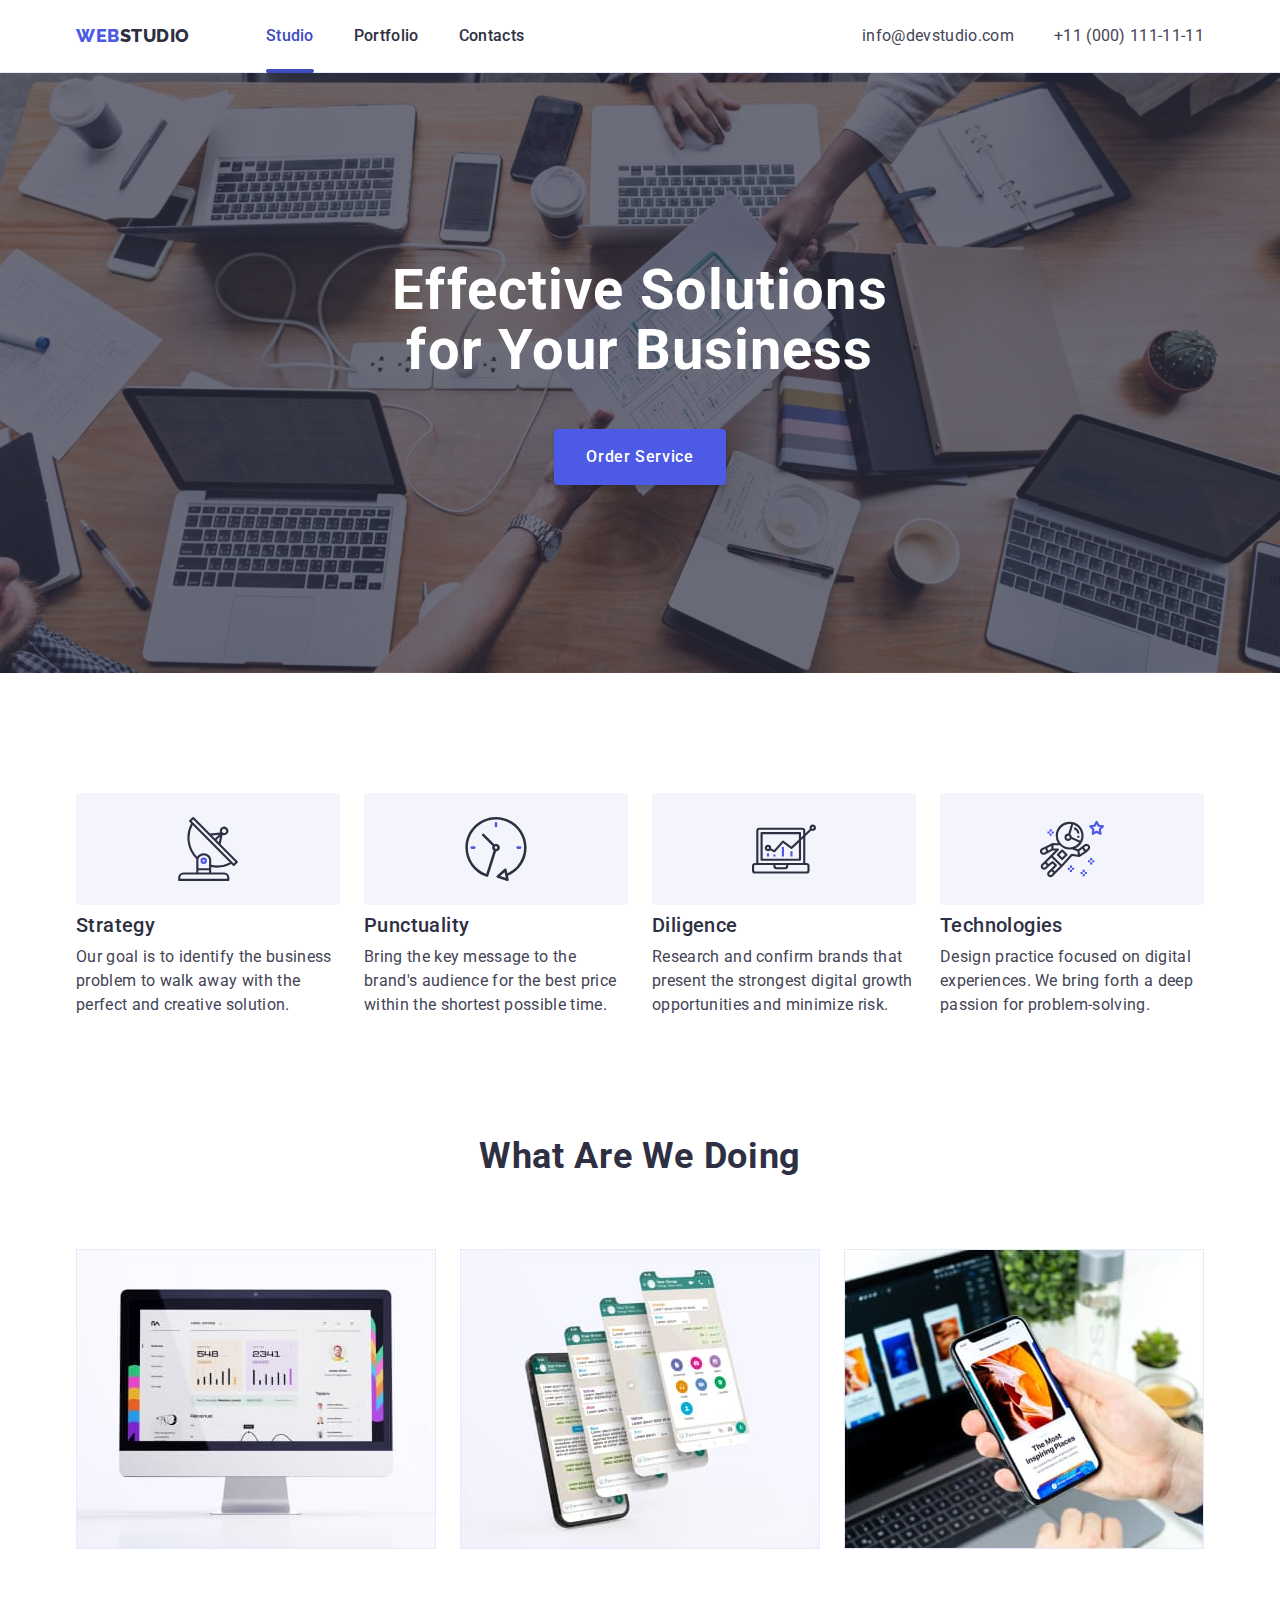
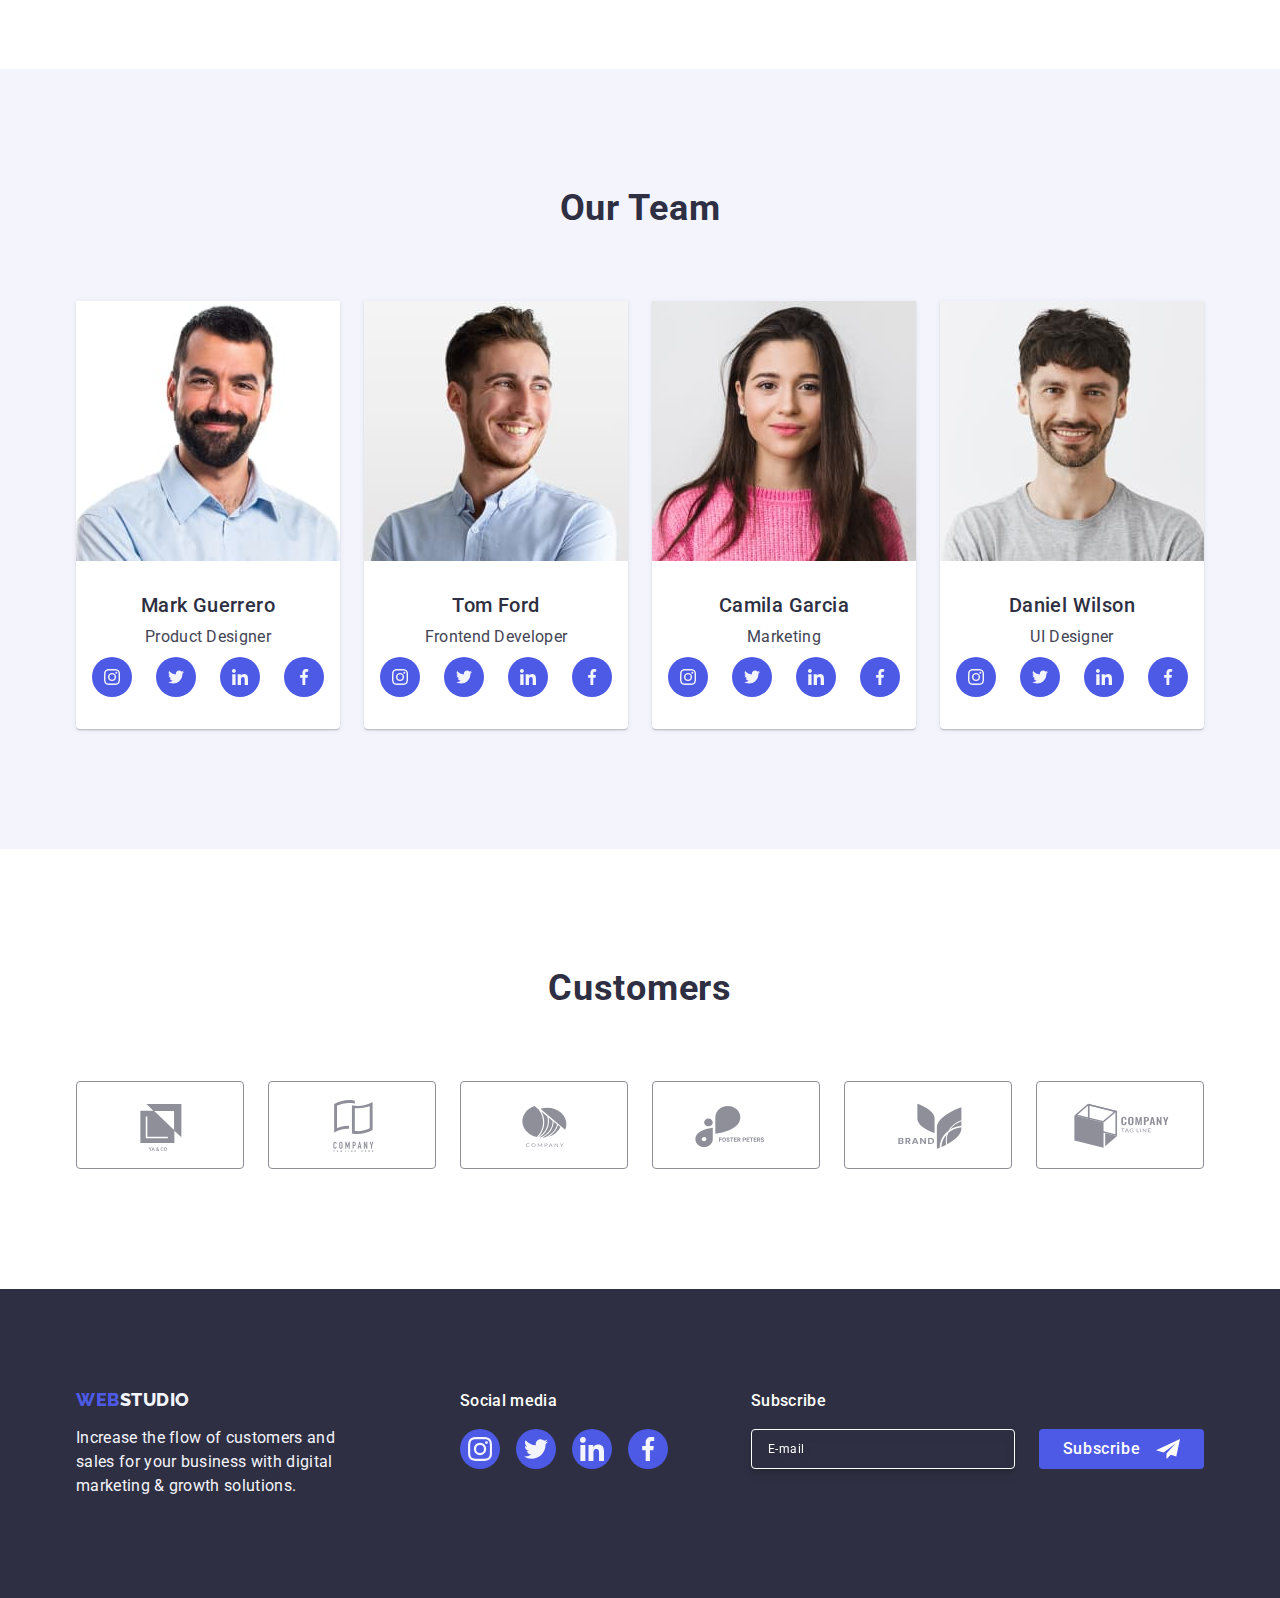
<file: index.html>
<!--hw5-->
<!DOCTYPE html>
<html lang="en">

<head>
    <meta charset="UTF-8" />
    <meta http-equiv="X-UA-Compatible" content="IE=edge" />
    <meta name="viewport" content="width=device-width, initial-scale=1.0" />
    <title>Document</title>

    <!--Fonts-->
    <link rel="preconnect" href="https://fonts.googleapis.com">
    <link rel="preconnect" href="https://fonts.gstatic.com" crossorigin>
    <link
        href="https://fonts.googleapis.com/css2?family=Raleway:wght@800&family=Roboto:wght@400;500;700;900&display=swap"
        rel="stylesheet">

    <!--Normalize-->
    <link rel="stylesheet" href="https://cdn.jsdelivr.net/npm/modern-normalize@1.1.0/modern-normalize.min.css">
    <!--Custom styles-->
    <link rel="stylesheet" href="./css/styles.css">

</head>

<body>

    <!--Header section-->
    <header class="header-section">
        <div class="container container-header">
            <nav class="header-nav">
                <a class="header-logo link" href="./index.html">Web<span class="header-logo-accent">Studio</span></a>
                <ul class="list nav-menu-container">
                    <li class="nav-list-item">
                        <a class="link header-nav-link active" href="./index.html">Studio</a>
                    </li>
                    <li class="nav-list-item">
                        <a class="link header-nav-link" href="./portfolio.html">Portfolio</a>
                    </li>
                    <li class="nav-list-item">
                        <a class="link header-nav-link" href="">Contacts</a>
                    </li>
                </ul>
            </nav>
            <address class="address">
                <ul class="list address-list">
                    <li class="address-list-item"><a class="address-link link"
                            href="mailto:info@devstudio.com">info@devstudio.com</a>
                    </li>
                    <li class="address-list-item"><a class="address-link link" href="tel:+110001111111">+11 (000)
                            111-11-11</a></li>
                </ul>
            </address>
        </div>
    </header>
    <main>
        <!--Hero-->
        <section class="hero-section">
            <div class="container container-hero">
                <h1 class="hero-title hero-title-one">Effective Solutions for Your Business</h1>
                <button class="hero-button" type="button" data-modal-open>Order Service</button>
            </div>
        </section>

        <!--Features-->
        <section class="features-section">
            <div class="container container-features">
                <h2 class="visually-hidden">features</h2>
                <ul class="list features-list">
                    <li class="features-item">
                        <div class="features-icon-thumb">
                            <svg class="features-icon" width="64" height="64">
                                <use href="./images/icons.svg#antenna"></use>
                            </svg>
                        </div>
                        <h3 class="features-title">Strategy</h3>
                        <p class="feature-text">
                            Our goal is to identify the business problem to walk away with the
                            perfect and creative solution.
                        </p>
                    </li>
                    <li class="features-item">
                        <div class="features-icon-thumb">
                            <svg class="features-icon" width="64" height="64">
                                <use href="./images/icons.svg#clock"></use>
                            </svg>
                        </div>
                        <h3 class="features-title">Punctuality</h3>
                        <p class="feature-text">
                            Bring the key message to the brand's audience for the best price
                            within the shortest possible time.
                        </p>
                    </li>
                    <li class="features-item">
                        <div class="features-icon-thumb">
                            <svg class="features-icon" width="64" height="64">
                                <use href="./images/icons.svg#diagram"></use>
                            </svg>
                        </div>
                        <h3 class="features-title">Diligence</h3>
                        <p class="feature-text">
                            Research and confirm brands that present the strongest digital
                            growth opportunities and minimize risk.
                        </p>
                    </li>
                    <li class="features-item">
                        <div class="features-icon-thumb">
                            <svg class="features-icon" width="64" height="64">
                                <use href="./images/icons.svg#astronaut"></use>
                            </svg>
                        </div>
                        <h3 class="features-title">Technologies</h3>
                        <p class="feature-text">
                            Design practice focused on digital experiences. We bring forth a
                            deep passion for problem-solving.
                        </p>
                    </li>
                </ul>
            </div>
        </section>

        <!--Products-->

        <section class="products-section">
            <div class="container container-products">
                <h2 class="products-title">What are we doing</h2>
                <ul class="list products-list">
                    <li class="products-item">
                        <img src="./images/monitor.jpg" alt="monitor" width="360" height="300" />
                    </li>
                    <li class="products-item">
                        <img src="./images/phones.jpg" alt="phones" width="360" height="300" />
                    </li>
                    <li class="products-item">
                        <img src="./images/phoneandnote.jpg" alt="phone_and_note" width="360" height="300" />
                    </li>
                </ul>
            </div>
        </section>

        <!--Team-->
        <section class="team-section">
            <div class="container container-team">
                <h2 class="team-title">Our Team</h2>
                <ul class="list team-list">
                    <li class="team-item">
                        <img src="./images/Mark.jpg" alt="Mark Guerrero" width="264" height="260" />
                        <div class="team-member">
                            <h3 class="team-member-name">Mark Guerrero</h3>
                            <p class="team-member-profession">Product Designer</p>
                            <ul class="list social-icon-list">
                                <li class="social-icon-item">
                                    <a class="social-icon-link" href="">
                                        <svg class="social-icon-teem" width="16" height="16">
                                            <use href="./images/icons.svg#instagram"></use>
                                        </svg>
                                    </a>
                                </li>
                                <li class="social-icon-item">
                                    <a class="social-icon-link" href="">
                                        <svg class="social-icon-teem" width="16" height="16">
                                            <use href="./images/icons.svg#twitter"></use>
                                        </svg>
                                    </a>
                                </li>
                                <li class="social-icon-item">
                                    <a class="social-icon-link" href="">
                                        <svg class="social-icon-teem" width="16" height="16">
                                            <use href="./images/icons.svg#linkedin"></use>
                                        </svg>
                                    </a>
                                </li>
                                <li class="social-icon-item">
                                    <a class="social-icon-link" href="">
                                        <svg class="social-icon-teem" width="16" height="16">
                                            <use href="./images/icons.svg#facebook"></use>
                                        </svg>
                                    </a>
                                </li>
                            </ul>
                        </div>
                    </li>
                    <li class="team-item">
                        <img src="./images/Tom.jpg" alt="Tom Ford" width="264" height="260" />
                        <div class="team-member">
                            <h3 class="team-member-name">Tom Ford</h3>
                            <p class="team-member-profession">Frontend Developer</p>
                            <ul class="list social-icon-list">
                                <li class="social-icon-item">
                                    <a class="social-icon-link" href="">
                                        <svg class="social-icon-teem" width="16" height="16">
                                            <use href="./images/icons.svg#instagram"></use>
                                        </svg>
                                    </a>
                                </li>
                                <li class="social-icon-item">
                                    <a class="social-icon-link" href="">
                                        <svg class="social-icon-teem" width="16" height="16">
                                            <use href="./images/icons.svg#twitter"></use>
                                        </svg>
                                    </a>
                                </li>
                                <li class="social-icon-item">
                                    <a class="social-icon-link" href="">
                                        <svg class="social-icon-teem" width="16" height="16">
                                            <use href="./images/icons.svg#linkedin"></use>
                                        </svg>
                                    </a>
                                </li>
                                <li class="social-icon-item">
                                    <a class="social-icon-link" href="">
                                        <svg class="social-icon-teem" width="16" height="16">
                                            <use href="./images/icons.svg#facebook"></use>
                                        </svg>
                                    </a>
                                </li>
                            </ul>
                        </div>
                    </li>
                    <li class="team-item">
                        <img src="./images/Camila.jpg" alt="Camila Garcia" width="264" height="260" />
                        <div class="team-member">
                            <h3 class="team-member-name">Camila Garcia</h3>
                            <p class="team-member-profession">Marketing</p>
                            <ul class="list social-icon-list">
                                <li class="social-icon-item">
                                    <a class="social-icon-link" href="">
                                        <svg class="social-icon-teem" width="16" height="16">
                                            <use href="./images/icons.svg#instagram"></use>
                                        </svg>
                                    </a>
                                </li>
                                <li class="social-icon-item">
                                    <a class="social-icon-link" href="">
                                        <svg class="social-icon-teem" width="16" height="16">
                                            <use href="./images/icons.svg#twitter"></use>
                                        </svg>
                                    </a>
                                </li>
                                <li class="social-icon-item">
                                    <a class="social-icon-link" href="">
                                        <svg class="social-icon-teem" width="16" height="16">
                                            <use href="./images/icons.svg#linkedin"></use>
                                        </svg>
                                    </a>
                                </li>
                                <li class="social-icon-item">
                                    <a class="social-icon-link" href="">
                                        <svg class="social-icon-teem" width="16" height="16">
                                            <use href="./images/icons.svg#facebook"></use>
                                        </svg>
                                    </a>
                                </li>
                            </ul>
                        </div>
                    </li>
                    <li class="team-item">
                        <img src="./images/Daniel.jpg" alt="Daniel Wilson" width="264" height="260" />
                        <div class="team-member">
                            <h3 class="team-member-name">Daniel Wilson</h3>
                            <p class="team-member-profession">UI Designer</p>
                            <ul class="list social-icon-list">
                                <li class="social-icon-item">
                                    <a class="social-icon-link" href="">
                                        <svg class="social-icon-teem" width="16" height="16">
                                            <use href="./images/icons.svg#instagram"></use>
                                        </svg>
                                    </a>
                                </li>
                                <li class="social-icon-item">
                                    <a class="social-icon-link" href="">
                                        <svg class="social-icon-teem" width="16" height="16">
                                            <use href="./images/icons.svg#twitter"></use>
                                        </svg>
                                    </a>
                                </li>
                                <li class="social-icon-item">
                                    <a class="social-icon-link" href="">
                                        <svg class="social-icon-teem" width="16" height="16">
                                            <use href="./images/icons.svg#linkedin"></use>
                                        </svg>
                                    </a>
                                </li>
                                <li class="social-icon-item">
                                    <a class="social-icon-link" href="">
                                        <svg class="social-icon-teem" width="16" height="16">
                                            <use href="./images/icons.svg#facebook"></use>
                                        </svg>
                                    </a>
                                </li>
                            </ul>
                        </div>
                    </li>
                </ul>
            </div>
        </section>
        <!-- Customers -->
        <section class="customers-section">
            <div class="container">
                <h2 class="customers-title">Customers</h2>
                <ul class="list customers-list">
                    <li class="customers-item">
                        <a class="customers-item-link" href="#" aria-label="Client-1" target="_blank">
                            <svg class="customers-icon" width="104" height="56">
                                <use href="./images/icons.svg#Logo-client-1"></use>
                            </svg>
                        </a>
                    </li>
                    <li class="customers-item">
                        <a class="customers-item-link" href="#" aria-label="Client-2" target="_blank">
                            <svg class="customers-icon" width="104" height="56">
                                <use href="./images/icons.svg#Logo-client-2"></use>
                            </svg>
                        </a>
                    </li>
                    <li class="customers-item">
                        <a class="customers-item-link" href="#" aria-label="Client-3" target="_blank">
                            <svg class="customers-icon" width="104" height="56">
                                <use href="./images/icons.svg#Logo-client-3"></use>
                            </svg>
                        </a>
                    </li>
                    <li class="customers-item">
                        <a class="customers-item-link" href="#" aria-label="Client-4" target="_blank">
                            <svg class="customers-icon" width="104" height="56">
                                <use href="./images/icons.svg#Logo-client-4"></use>
                            </svg>
                        </a>
                    </li>
                    <li class="customers-item">
                        <a class="customers-item-link" href="#" aria-label="Client-5" target="_blank">
                            <svg class="customers-icon" width="104" height="56">
                                <use href="./images/icons.svg#Logo-client-5"></use>
                            </svg>
                        </a>
                    </li>
                    <li class="customers-item">
                        <a class="customers-item-link" href="#" aria-label="Client-6" target="_blank">
                            <svg class="customers-icon" width="104" height="56">
                                <use href="./images/icons.svg#Logo-client-6"></use>
                            </svg>
                        </a>
                    </li>
                </ul>
            </div>
        </section>
    </main>
    <!--Footer-->
    <footer class="page-footer">
        <div class="container container-footer">

            <div class="footer-logo-paragpaph">
                <a class="footer-link footer-logo link" href="./index.html">Web<span
                        class="footer-logo-accent">Studio</span></a>
                <p class="footer-text">
                    Increase the flow of customers and sales for your business with digital
                    marketing & growth solutions.
                </p>
            </div>
            <div class="footer-social-media">
                <p class="footer-social-media-title">Social media</p>
                <ul class="list footer-social-icon-list">
                    <li class="social-icon-item">
                        <a class="footer-social-icon-link" href="">
                            <svg class="social-icon-footer" width="24" height="24">
                                <use href="./images/icons.svg#instagram"></use>
                            </svg>
                        </a>
                    </li>
                    <li class="social-icon-item">
                        <a class="footer-social-icon-link" href="">
                            <svg class="social-icon-footer" width="24" height="24">
                                <use href="./images/icons.svg#twitter"></use>
                            </svg>
                        </a>
                    </li>
                    <li class="social-icon-item">
                        <a class="footer-social-icon-link" href="">
                            <svg class="social-icon-footer" width="24" height="24">
                                <use href="./images/icons.svg#linkedin"></use>
                            </svg>
                        </a>
                    </li>
                    <li class="social-icon-item">
                        <a class="footer-social-icon-link" href="">
                            <svg class="social-icon-footer" width="24" height="24">
                                <use href="./images/icons.svg#facebook"></use>
                            </svg>
                        </a>
                    </li>
                </ul>
            </div>
            <div class="footer-subscribe">
                <p class="footer-subscribe-title">Subscribe</p>
                <form class="subscribe-form" name="subscribe-form">
                    <label class="subscribe-form-label">
                        <input class="subscribe-form-input" type="email" name="subscribe-form-email"
                            placeholder="E-mail">
                    </label>
                    <button class="footer-subscribe-btn button" type="submit">
                        Subscribe
                        <svg class="footer-btn-icon" width="24" height="24">
                            <use href="./images/icons.svg#subscribe"></use>
                        </svg>
                    </button>
                </form>
            </div>
        </div>
    </footer>

    <!-- Modal window-->
    <div class="backdrop is-hidden" data-modal>
        <div class="modal">
            <button class="modal-btn-close" type="button" data-modal-close>
                <svg class="modal-icon" width="8" height="8">
                    <use href="./images/icons.svg#x-close"></use>
                </svg>
            </button>
            <p class="modal-caption">Leave your contacts and we will call you back</p>
            <form class="modal-form" name="reviev-form" autocomplete="off">

                <div class="modal-form-label">
                    <label for="user-name" class="modal-form-field">Name</label>
                    <div class="modal-wrap-input-svg">
                        <input class="modal-form-input" type="text" id="user-name" name="user-name"
                            placeholder="Oleksiy Svystunov">
                        <svg class="modal-form-icon" width="18" height="24">
                            <use href="./images/icons.svg#person-modal"></use>
                        </svg>
                    </div>
                </div>

                <div class="modal-form-label">
                    <label for="user-phone" class="modal-form-field">Phone</label>
                    <div class="modal-wrap-input-svg">
                        <input class="modal-form-input" type="text" id="user-phone" name="user-phone"
                            placeholder="+38-097-111-11-11">
                        <svg class="modal-form-icon" width="18" height="24">
                            <use href="./images/icons.svg#phone-modal"></use>
                        </svg>
                    </div>
                </div>

                <div class="modal-form-label">
                    <label for="user-email" class="modal-form-field">Email</label>
                    <div class="modal-wrap-input-svg">
                        <input class="modal-form-input" type="text" id="user-email" name="user-email"
                            placeholder="mail@mail.com">
                        <svg class="modal-form-icon" width="18" height="24">
                            <use href="./images/icons.svg#email-modal"></use>
                        </svg>
                    </div>
                </div>

                <div class="modal-form-label-comment">
                    <label for="user-comment" class="modal-form-field">Comment</label>
                    <textarea class="modal-form-comment" id="user-comment" name="user-comment" cols="30" rows="10"
                        placeholder="Text input"></textarea>
                </div>

                <div class="modal-form-agreement">
                    <input class="modal-form-checkbox visually-hidden" type="checkbox" id="user-privacy"
                        name="user-privacy" value="true">
                    <label class="modal-form-agreement-desc" for="user-privacy">
                        <span class="modal-form-custom-checkbox">
                            <svg class="modal-form-checkbox-icon" width="10" height="8">
                                <use href="./images/icons.svg#click-check"></use>
                            </svg>
                        </span>I accept the terms and conditions of the <a class="modal-form-link" href="#">Privacy
                            Policy</a>

                    </label>
                </div>
                <button class="button modal-btn-send accent-btn" type="submit">Send</button>
            </form>
        </div>
    </div>
    <script src="./js/modal.js"></script>
</body>

</html>
</file>
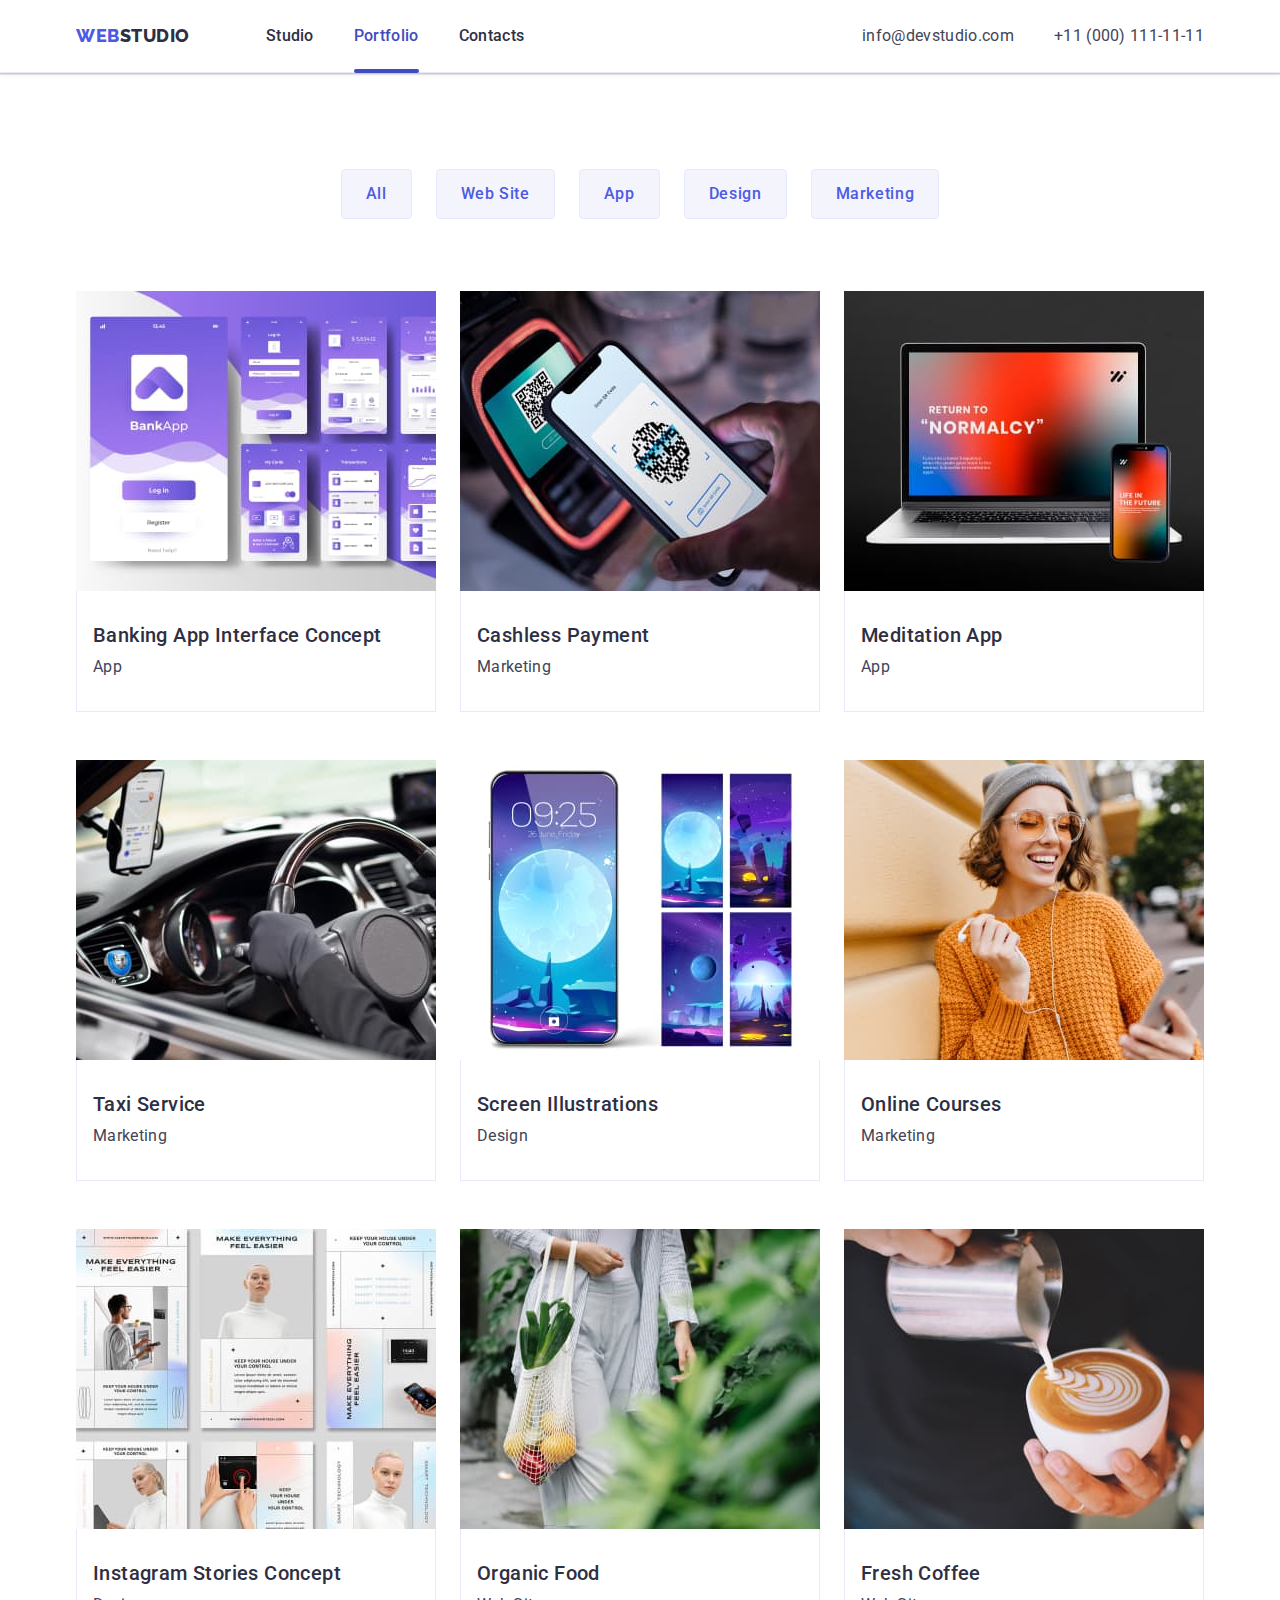
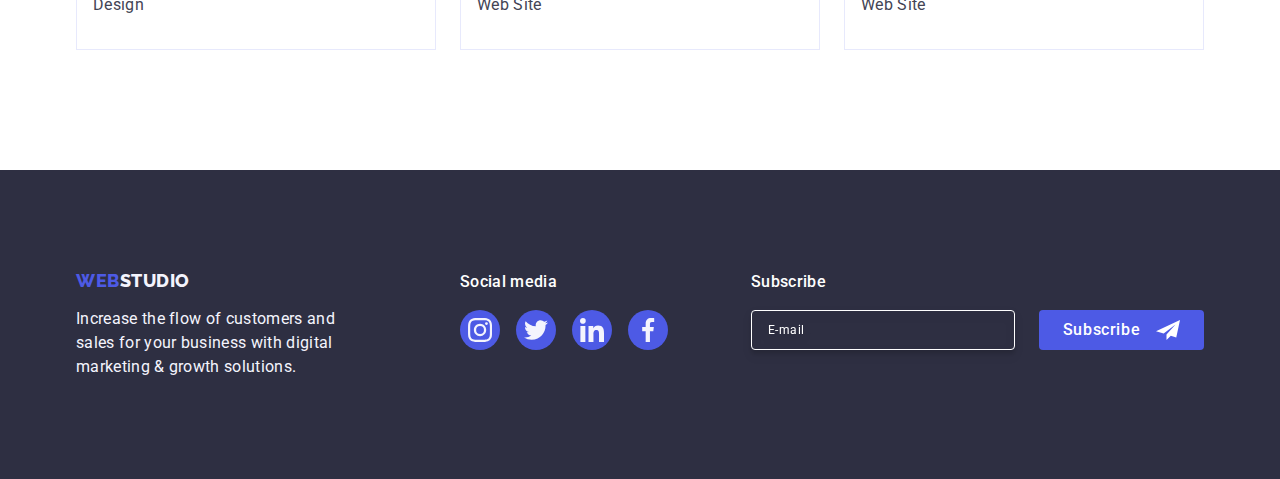
<file: portfolio.html>
<!DOCTYPE html>
<html lang="en">

<head>
    <meta charset="UTF-8" />
    <meta http-equiv="X-UA-Compatible" content="IE=edge" />
    <meta name="viewport" content="width=device-width, initial-scale=1.0" />
    <title>Document</title>

    <!--Fonts-->
    <link rel="preconnect" href="https://fonts.googleapis.com">
    <link rel="preconnect" href="https://fonts.gstatic.com" crossorigin>
    <link
        href="https://fonts.googleapis.com/css2?family=Raleway:wght@800&family=Roboto:wght@400;500;700;900&display=swap"
        rel="stylesheet">

    <!--Normalize-->
    <link rel="stylesheet" href="https://cdn.jsdelivr.net/npm/modern-normalize@1.1.0/modern-normalize.min.css">
    <!--Custom styles-->
    <link rel="stylesheet" href="./css/styles.css">

</head>

<body>
    <!--Header section-->
    <header class="header-section">
        <div class="container container-header">
            <nav class="header-nav">
                <a class="header-logo link" href="./index.html">Web<span class="header-logo-accent">Studio</span></a>
                <ul class="list nav-menu-container">
                    <li class="nav-list-item">
                        <a class="link header-nav-link" href="./index.html">Studio</a>
                    </li>
                    <li class="nav-list-item">
                        <a class="link header-nav-link active" href="./portfolio.html">Portfolio</a>
                    </li>
                    <li class="nav-list-item">
                        <a class="link header-nav-link" href="">Contacts</a>
                    </li>
                </ul>
            </nav>
            <address class="address">
                <ul class="list address-list">
                    <li class="address-list-item"><a class="address-link link"
                            href="mailto:info@devstudio.com">info@devstudio.com</a>
                    </li>
                    <li class="address-list-item"><a class="address-link link" href="tel:+110001111111">+11 (000)
                            111-11-11</a></li>
                </ul>
            </address>
        </div>
    </header>
    <!--Main section-->
    <main>
        <section class="portfolio-section">
            <div class="container">
                <h1 class="visually-hidden">Portfolio</h1>
                <ul class="list button-pf-list">
                    <li class="btn-pf-item">
                        <button class="btn-pf" type="button">All</button>
                    </li>
                    <li class="btn-pf-item">
                        <button class="btn-pf" type="button">Web Site</button>
                    </li>
                    <li class="btn-pf-item">
                        <button class="btn-pf" type="button">App</button>
                    </li>
                    <li class="btn-pf-item">
                        <button class="btn-pf" type="button">Design</button>
                    </li>
                    <li class="btn-pf-item">
                        <button class="btn-pf" type="button">Marketing</button>
                    </li>
                </ul>
                <ul class="list portfolio-list portfolio-flex-container card-set">
                    <li class="card-set-item">
                        <a class="link portfolio-link" href="">
                            <div class="overlay-wrapper">
                                <img src="./images/img-pf11.jpg" alt="BankApp" width="360" height="300">
                                <p class="overlay-description overlay">14 Stylish and User-Friendly App Design
                                    Concepts
                                    · Task Manager App · Calorie Tracker App · Exotic Fruit Ecommerce App ·
                                    Cloud Storage App
                                </p>
                            </div>
                            <div class="card-description">
                                <h2 class="card-title">Banking App Interface Concept</h2>
                                <p class="card-text">App</p>
                            </div>
                        </a>
                    </li>
                    <li class="card-set-item">
                        <a class="link portfolio-link" href="">
                            <div class="overlay-wrapper">
                                <img src="./images/img-pf12.jpg" alt="Cashless Payment" width="360" height="300">
                                <p class="overlay-description overlay">14 Stylish and User-Friendly App Design
                                    Concepts
                                    · Task Manager App · Calorie Tracker App · Exotic Fruit Ecommerce App ·
                                    Cloud Storage App
                                </p>
                            </div>
                            <div class="card-description">
                                <h2 class="card-title">Cashless Payment</h2>
                                <p class="card-text">Marketing</p>
                            </div>
                        </a>
                    </li>
                    <li class="card-set-item">
                        <a class="link portfolio-link" href="">
                            <div class="overlay-wrapper">
                                <img src="./images/img-pf13.jpg" alt="Meditation App" width="360" height="300">
                                <p class="overlay-description overlay">14 Stylish and User-Friendly App Design
                                    Concepts
                                    · Task Manager App · Calorie Tracker App · Exotic Fruit Ecommerce App ·
                                    Cloud Storage App
                                </p>
                            </div>
                            <div class="card-description">
                                <h2 class="card-title">Meditation App</h2>
                                <p class="card-text">App</p>
                            </div>
                        </a>
                    </li>
                    <li class="card-set-item">
                        <a class="link portfolio-link" href="">
                            <div class="overlay-wrapper">
                                <img src="./images/img-pf21.jpg" alt="Taxi Service" width="360" height="300">
                                <p class="overlay-description overlay">14 Stylish and User-Friendly App Design
                                    Concepts
                                    · Task Manager App · Calorie Tracker App · Exotic Fruit Ecommerce App ·
                                    Cloud Storage App
                                </p>
                            </div>
                            <div class="card-description">
                                <h2 class="card-title">Taxi Service</h2>
                                <p class="card-text">Marketing</p>
                            </div>
                        </a>
                    </li>
                    <li class="card-set-item">
                        <a class="link portfolio-link" href="">
                            <div class="overlay-wrapper">
                                <img src="./images/img-pf22.jpg" alt="Screen Illustrations" width="360" height="300">
                                <p class="overlay-description overlay">14 Stylish and User-Friendly App Design
                                    Concepts
                                    · Task Manager App · Calorie Tracker App · Exotic Fruit Ecommerce App ·
                                    Cloud Storage App
                                </p>
                            </div>
                            <div class="card-description">
                                <h2 class="card-title">Screen Illustrations</h2>
                                <p class="card-text">Design</p>
                            </div>
                        </a>
                    </li>
                    <li class="card-set-item">
                        <a class="link portfolio-link" href="">
                            <div class="overlay-wrapper">
                                <img src="./images/img-pf23.jpg" alt="Online Courses" width="360" height="300">
                                <p class="overlay-description overlay">14 Stylish and User-Friendly App Design
                                    Concepts
                                    · Task Manager App · Calorie Tracker App · Exotic Fruit Ecommerce App ·
                                    Cloud Storage App
                                </p>
                            </div>
                            <div class="card-description">
                                <h2 class="card-title">Online Courses</h2>
                                <p class="card-text">Marketing</p>
                            </div>
                        </a>
                    </li>
                    <li class="card-set-item">
                        <a class="link portfolio-link" href="">
                            <div class="overlay-wrapper">
                                <img src="./images/img-pf31.jpg" alt="Instagram Stories Concept" width="360"
                                    height="300">
                                <p class="overlay-description overlay">14 Stylish and User-Friendly App Design
                                    Concepts
                                    · Task Manager App · Calorie Tracker App · Exotic Fruit Ecommerce App ·
                                    Cloud Storage App
                                </p>
                            </div>
                            <div class="card-description">
                                <h2 class="card-title">Instagram Stories Concept</h2>
                                <p class="card-text">Design</p>
                            </div>
                        </a>
                    </li>
                    <li class="card-set-item">
                        <a class="link portfolio-link" href="">
                            <div class="overlay-wrapper">
                                <img src="./images/img-pf32.jpg" alt="Organic Food" width="360" height="300">
                                <p class="overlay-description overlay">14 Stylish and User-Friendly App Design
                                    Concepts
                                    · Task Manager App · Calorie Tracker App · Exotic Fruit Ecommerce App ·
                                    Cloud Storage App
                                </p>
                            </div>
                            <div class="card-description">
                                <h2 class="card-title">Organic Food</h2>
                                <p class="card-text">Web Site</p>
                            </div>
                        </a>
                    </li>
                    <li class="card-set-item">
                        <a class="link portfolio-link" href="">
                            <div class="overlay-wrapper">
                                <img src="./images/img-pf33.jpg" alt="Fresh Coffee" width="360" height="300">
                                <p class="overlay-description overlay">14 Stylish and User-Friendly App Design
                                    Concepts
                                    · Task Manager App · Calorie Tracker App · Exotic Fruit Ecommerce App ·
                                    Cloud Storage App
                                </p>
                            </div>
                            <div class="card-description">
                                <h2 class="card-title">Fresh Coffee</h2>
                                <p class="card-text">Web Site</p>
                            </div>
                        </a>
                    </li>
                </ul>
            </div>

        </section>
    </main>
    <!--Footer-->
    <footer class="page-footer">
        <div class="container container-footer">

            <div class="footer-logo-paragpaph">
                <a class="footer-link footer-logo link" href="./index.html">Web<span
                        class="footer-logo-accent">Studio</span></a>
                <p class="footer-text">
                    Increase the flow of customers and sales for your business with digital
                    marketing & growth solutions.
                </p>
            </div>
            <div class="footer-social-media">
                <p class="footer-social-media-title">Social media</p>
                <ul class="list footer-social-icon-list">
                    <li class="social-icon-item">
                        <a class="footer-social-icon-link" href="">
                            <svg class="social-icon-footer" width="24" height="24">
                                <use href="./images/icons.svg#instagram"></use>
                            </svg>
                        </a>
                    </li>
                    <li class="social-icon-item">
                        <a class="footer-social-icon-link" href="">
                            <svg class="social-icon-footer" width="24" height="24">
                                <use href="./images/icons.svg#twitter"></use>
                            </svg>
                        </a>
                    </li>
                    <li class="social-icon-item">
                        <a class="footer-social-icon-link" href="">
                            <svg class="social-icon-footer" width="24" height="24">
                                <use href="./images/icons.svg#linkedin"></use>
                            </svg>
                        </a>
                    </li>
                    <li class="social-icon-item">
                        <a class="footer-social-icon-link" href="">
                            <svg class="social-icon-footer" width="24" height="24">
                                <use href="./images/icons.svg#facebook"></use>
                            </svg>
                        </a>
                    </li>
                </ul>
            </div>
            <div class="footer-subscribe">
                <p class="footer-subscribe-title">Subscribe</p>
                <form class="subscribe-form" name="subscribe-form">
                    <label class="subscribe-form-label">
                        <input class="subscribe-form-input" type="email" name="subscribe-form-email"
                            placeholder="E-mail">
                    </label>
                    <button class="footer-subscribe-btn button" type="submit">
                        Subscribe
                        <svg class="footer-btn-icon" width="24" height="24">
                            <use href="./images/icons.svg#subscribe"></use>
                        </svg>
                    </button>
                </form>
            </div>
        </div>
    </footer>
</body>

</html>
</file>
<file: css/styles.css>
/*Common styles*/
:root {
  --logo-color: #4d5ae5;
  --dark-blue-color: #404bbf;
  --logo-footer-color: #f4f4fd;
  --paragraph-color: #434455;
  --title-color: #2e2f42;
  --background-color-white: #ffffff;
  --cornflower: #e7e9fc;
  --grey: rgba(46, 47, 66, 0.702);
  --cloud: #f4f4fd;
  --lightslate: #8e8f99;
  --green: #31d0aa;
  --navyblue-modal: #2e2f4266;
  --dairy: #fcfcfc;
  --anim: 250ms cubic-bezier(0.4, 0, 0.2, 1);
}
/* Others */
/* html {
  box-sizing: border-box;
}
*,
*::before,
*::after {
  box-sizing: inherit;
} */
body {
  font-family: Roboto, sans-serif;
  background-color: var(--background-color-white);
  color: var(--paragraph-color);
}
/*Reset*/

h1,
h2,
h3,
h4,
h5,
h6,
p {
  margin: 0;
}
ul,
ol {
  margin: 0;
  padding: 0;
}

button {
  cursor: pointer;
}
img {
  display: block;
  max-width: 100%;
}

/* глобальні налаштування, що дозволяють не задавати зайві класи 
кожному елементу, чи дублювати стилі зміни типу елемента.
<div class="card">
  <img class="card-image" src="https://images.pexels.com/photos/617278/pexels-photo-617278.jpeg?auto=compress&cs=tinysrgb&dpr=2&h=240&w=320" alt="A cat">
  <h2 class="card-heading">Card title 1</h2>
</div> */
/* .card {
  max-width: 320px;
  margin: 0 auto;
  border-radius: 4px;
  overflow: hidden;
  background-color: #f44336;
  box-shadow: 0px 2px 1px -1px rgba(0, 0, 0, 0.2),
    0px 1px 1px 0px rgba(0, 0, 0, 0.14), 0px 1px 3px 0px rgba(0, 0, 0, 0.12);
}

.card-image {
  max-width: 100%;
}

.card-heading {
  margin: 0;
  padding: 20px;
  font-weight: 500;
  background-color: #03a9f4;
}

.card + .card {
  margin-top: 20px;
} */
.container {
  max-width: 1158px;
  margin: 0 auto;
  padding: 0 15px;
  /* outline: 2px solid red;
  outline-offset: -2px; */
}
.container-header {
  display: flex;
  justify-content: space-between;
  /* background-color: aqua; */
  align-items: center;
}
.container-hero {
  /* height: 400; */
  /* background-color: rgb(0, 255, 55); */
}
.container-features {
  /* background-color: rgb(183, 0, 255); */
}
.container-products {
  /* background-color: rgb(255, 251, 0); */
}
.container-team {
  /* background-color: rgb(4, 0, 255); */
}

/* width: 1158px;
  margin-left: auto;
  margin-right: auto;
  outline: 2px solid red;
  outline-offset: -2px;
  padding-left: 15px;
  padding-right: 15px; */

.link {
  text-decoration: none;
}
.list {
  list-style: none;
}

/*Header style*/
.header-section {
  /* padding-top: 24px;
  padding-bottom: 24px; */
  border-bottom: 1px solid #e7e9fc;
  box-shadow: 0px 2px 1px rgba(46, 47, 66, 0.08),
    0px 1px 1px rgba(46, 47, 66, 0.16), 0px 1px 6px rgba(46, 47, 66, 0.08);
}
.header-logo {
  font-family: "Raleway", sans-serif;
  font-weight: 800;
  font-size: 18px;
  line-height: 1.17;
  letter-spacing: 0.03em;
  text-transform: uppercase;
  margin-right: 76px;
  color: var(--logo-color);

  /* padding: 24px 0; */
}
.header-logo-accent {
  color: var(--title-color);
}
.header-nav {
  display: flex;
  align-items: center;
  /* gap: 76px; */
}
.nav-menu-container {
  display: flex;
  max-width: 261px;
  gap: 40px;
  align-items: center;
}
.nav-list-item {
  font-weight: 500;
  /* font-style: 16px; */
  line-height: 1.5;
  display: block;
  letter-spacing: 0.02em;
  color: var(--title-color);
}
.header-nav-link {
  display: block;
  font-weight: 500;
  font-size: 16px;
  line-height: 1.5;
  letter-spacing: 0.02em;
  color: var(--title-color);
  padding: 24px 0;
  position: relative;
  transition: color 250ms cubic-bezier(0.4, 0, 0.2, 1);
}

.header-nav-link:hover,
.header-nav-link:focus {
  color: var(--dark-blue-color);
}
.header-nav-link.active {
  color: var(--dark-blue-color);
}

.header-nav-link.active::after {
  /* display: block; */
  content: "";
  position: absolute;
  bottom: -1px;
  left: 0;
  width: 100%;
  height: 4px;
  background-color: var(--dark-blue-color);
  border-radius: 2px;
  transition: color 250ms cubic-bezier(0.4, 0, 0.2, 1);
}
.address {
  font-style: normal;
}
.address-list {
  display: flex;
  gap: 40px;
}
.address-link {
  font-size: 16px;
  line-height: 1.5;
  letter-spacing: 0.02em;
  color: var(--paragraph-color);
  transition: color 250ms cubic-bezier(0.4, 0, 0.2, 1);
}
.address-link:hover,
.address-link:focus {
  color: var(--dark-blue-color);
}
/* .visually-hidden {
  position: absolute;
  white-space: nowrap;
  width: 1px;
  height: 1px;
  overflow: hidden;
  border: 0;
  padding: 0;
  clip: rect(0 0 0 0);
  -webkit-clip-path: inset(50%);
  clip-path: inset(50%);
  margin: -1px;
} */
.visually-hidden {
  position: absolute;
  width: 1px;
  height: 1px;
  margin: -1px;
  border: 0;
  padding: 0;
  white-space: nowrap;
  clip-path: inset(100%);
  clip: rect(0 0 0 0);
  overflow: hidden;
}

/*Main style*/

/*Hero*/
.hero-section {
  background-color: var(--title-color);
  padding: 188px 0;
  margin: 0 auto;
  background-image: linear-gradient(to bottom, var(--grey), var(--grey)),
    url(../images/people-office-1.jpg);
  background-repeat: no-repeat;
  background-position: center;
  background-size: cover;
  max-width: 1440px;
}
.hero-title {
  font-weight: 700;
  font-size: 56px;
  line-height: 1.07;
  text-align: center;
  letter-spacing: 0.02em;
  color: var(--background-color-white);
}
.hero-title-one {
  margin: 0 auto 48px auto;
  max-width: 496px;
}
.hero-button {
  font-weight: 500;
  font-size: 16px;
  line-height: 1.5;
  letter-spacing: 0.04em;
  color: var(--background-color-white);
  background-color: var(--logo-color);
  border-radius: 4px;
  display: block;
  margin: 0 auto;
  padding: 16px 32px;
  box-shadow: 0px 4px 4px rgba(0, 0, 0, 0.15);
  height: 56px;
  min-width: 169px;
  border: none;
  transition: background-color 250ms cubic-bezier(0.4, 0, 0.2, 1);
}
.hero-button:hover,
.hero-button:focus {
  background-color: var(--dark-blue-color);
}
/*Features*/
.features-section {
  padding: 120px 0;
}

.features-list {
  display: flex;
  justify-content: space-between;
  gap: 24px;
}
.features-item {
  flex-basis: calc((100% - 3 * 24px) / 4);
}
.features-icon {
  width: 64px;
  height: 64px;
}
.features-icon-thumb {
  /* width: 264px; */
  height: 112px;
  display: flex;
  /* flex-shrink: 0; */
  justify-content: center;
  align-items: center;
  margin-bottom: 8px;
  border-radius: 4px;
  background-color: var(--cloud);
}
.features-title {
  font-weight: 500;
  font-size: 20px;
  line-height: 1.2;
  letter-spacing: 0.02em;
  color: var(--title-color);
  margin-bottom: 8px;
}
.feature-text {
  font-size: 16px;
  line-height: 1.5;
  letter-spacing: 0.02em;
  color: var(--paragraph-color);
}
/*Products*/
.products-section {
  padding-bottom: 120px;
}
.products .list {
  background-color: var(--background-color-white);
}
.products-list {
  display: flex;
  justify-content: space-between;
  gap: 24px;
}
.products-title {
  font-weight: 700;
  font-size: 36px;
  line-height: 1.11;
  text-align: center;
  letter-spacing: 0.02em;
  text-transform: capitalize;
  color: var(--title-color);
  margin-bottom: 72px;
}
.products-item {
}
/*Team*/
.team-section {
  background-color: var(--logo-footer-color);
  padding: 120px 0;
}
.team-list {
  display: flex;
  justify-content: space-around;
  gap: 24px;
}
.team-title {
  font-weight: 700;
  font-size: 36px;
  line-height: 1.11;
  text-align: center;
  letter-spacing: 0.02em;
  text-transform: capitalize;
  color: var(--title-color);
  margin-bottom: 72px;
}
.team-item {
  background-color: var(--background-color-white);
  border-radius: 0px 0px 4px 4px;
  box-shadow: 0px 1px 6px rgba(46, 47, 66, 0.08),
    0px 1px 1px rgba(46, 47, 66, 0.16), 0px 2px 1px rgba(46, 47, 66, 0.08);
}
.team-member {
  /* width: 232px; */
  padding: 32px 0;
}
.team-member-name {
  font-weight: 500;
  font-size: 20px;
  line-height: 1.2;
  text-align: center;
  letter-spacing: 0.02em;
  color: var(--title-color);
  margin-bottom: 8px;
}
.team-member-profession {
  font-size: 16px;
  line-height: 1.5;
  text-align: center;
  letter-spacing: 0.02em;
  color: var(--paragraph-color);
}

.social-icon-list {
  margin-top: 8px;
  display: flex;
  justify-content: center;
  gap: 24px;
}
.social-icon-item {
  fill: var(--cloud);
  /* display: flex;
  justify-content: center; */
  /* background-color: var(--logo-color); */
  /* border-radius: 50%;
  width: 40px;
  height: 40px; */
}
.social-icon-link {
  display: flex;
  align-items: center;
  justify-content: center;
  width: 40px;
  height: 40px;
  border-radius: 50%;
  background-color: var(--logo-color);
  transition: background-color 250ms cubic-bezier(0.4, 0, 0.2, 1);
}
.social-icon-link:hover,
.social-icon-link:focus {
  background-color: #404bbf;
}
.social-icon-teem-svg {
}

/* Customers-section */
.customers-section {
  background-color: var(--background-color-white);
  padding: 120px 0 120px 0;
}
.customers-list {
  display: flex;
  justify-content: space-between;
  gap: 24px;
}
.customers-title {
  font-size: 36px;
  line-height: 1.11;
  font-family: Roboto;
  font-weight: 700;
  color: var(--title-color);
  letter-spacing: 0.72px;
  text-align: center;
  text-transform: capitalize;
  margin-bottom: 72px;
}
.customers-thumb {
  /* display: flex;
  width: 168px;
  height: 88px;
  border-radius: 4px;
  border: 1px solid var(--lightslate);
  align-items: center;
  justify-content: center; */
}
.customers-item {
  width: calc((100% - 120px) / 6);
  height: 88px;
}
.customers-item-link {
  display: flex;
  width: 100%;
  height: 100%;
  border-radius: 4px;
  border: 1px solid var(--lightslate);
  color: var(--lightslate);
  align-items: center;
  justify-content: center;
  transition: border-color 250ms cubic-bezier(0.4, 0, 0.2, 1),
    color 250ms cubic-bezier(0.4, 0, 0.2, 1);
}
.customers-icon {
  fill: currentColor;
}
.customers-icon:hover {
  color: var(--dark-blue-color);
}
.customers-item-link:hover,
.customers-item-link:focus {
  border-color: var(--dark-blue-color);
  color: var(--dark-blue-color);
}
/* .customers-thumb:hover {
  color: var(--dark-blue-color);
} */

/*Portfolio page*/
/*Main*/
.portfolio-section {
  padding-top: 96px;
  padding-bottom: 120px;
}
.button-pf-list {
  display: flex;
  gap: 24px;
  justify-content: center;
  margin-bottom: 72px;
}
.btn-pf {
  font-weight: 500;
  font-size: 16px;
  line-height: 1.5;
  text-align: center;
  letter-spacing: 0.04em;
  color: var(--logo-color);
  background-color: var(--logo-footer-color);
  padding: 12px 24px;
  border-radius: 4px;
  border: 1px solid #e7e9fc;
  transition: color 250ms cubic-bezier(0.4, 0, 0.2, 1),
    background-color 250ms cubic-bezier(0.4, 0, 0.2, 1),
    border-color 250ms cubic-bezier(0.4, 0, 0.2, 1),
    box-shadow 250ms cubic-bezier(0.4, 0, 0.2, 1);
  /* box-shadow: 0px 2px 2px 0px rgba(0, 0, 0, 0.12),
    0px 2px 1px 0px rgba(0, 0, 0, 0.08), 0px 3px 1px 0px rgba(0, 0, 0, 0.1); */
}
.btn-pf:hover,
.btn-pf:focus {
  color: var(--background-color-white);
  background-color: var(--dark-blue-color);
  border: 1px solid transparent;
  box-shadow: 0px 3px 1px rgba(0, 0, 0, 0.1), 0px 2px 1px rgba(0, 0, 0, 0.08),
    0px 2px 2px rgba(0, 0, 0, 0.12);
}
.portfolio-list {
  --items: 3;
  --indent-vertical: 24px;
  --indent-horizontal: 48px;
}
.portfolio-flex-container {
  display: flex;
  flex-wrap: wrap;
  justify-content: space-around;
  gap: 24px;
}
.card-set {
  /* display: flex;
  flex-wrap: wrap; */
  row-gap: var(--indent-horizontal);
  column-gap: var(--indent-vertical);
}
.card-set-item {
  flex-basis: calc(
    (100% - var(--indent-vertical) * (var(--items) - 1)) / var(--items)
  );
  position: relative;
  overflow: hidden;
}
.card-set-item:hover,
.card-set-item:focus {
  box-shadow: 0px 1px 6px rgba(46, 47, 66, 0.08),
    0px 1px 1px rgba(46, 47, 66, 0.16), 0px 2px 1px rgba(46, 47, 66, 0.08);
}

.portfolio-link {
  display: block;
  transition: box-shadow 250ms cubic-bezier(0.4, 0, 0.2, 1);
}

.portfolio-link:hover,
.portfolio-link:focus {
  box-shadow: 0px 1px 6px rgba(46, 47, 66, 0.08),
    0px 1px 1px rgba(46, 47, 66, 0.16), 0px 2px 1px rgba(46, 47, 66, 0.08);
}
.card-description {
  padding: 32px 16px;
  border-right: 1px solid var(--cornflower);
  border-bottom: 1px solid var(--cornflower);
  border-left: 1px solid var(--cornflower);
}
.card-description:hover,
.card-description:focus {
  /* border: 1px solid var(--cloud, #f4f4fd);
  background: var(--white, #fff);
  box-shadow: 0px 2px 1px 0px rgba(46, 47, 66, 0.08),
    0px 1px 1px 0px rgba(46, 47, 66, 0.16),
    0px 1px 6px 0px rgba(46, 47, 66, 0.08); */
}

.card-title {
  font-weight: 500;
  font-size: 20px;
  line-height: 1.2;
  letter-spacing: 0.02em;
  color: var(--title-color);
  margin-bottom: 8px;
}
.card-text {
  font-size: 16px;
  line-height: 1.5;
  letter-spacing: 0.02em;
  color: var(--paragraph-color);
}
.card-set-item .card-description:hover {
  /* border: 1px solid var(--cloud, #f4f4fd);
  background: var(--white, #fff);
  box-shadow: 0px 2px 1px 0px rgba(46, 47, 66, 0.08),
    0px 1px 1px 0px rgba(46, 47, 66, 0.16),
    0px 1px 6px 0px rgba(46, 47, 66, 0.08); */
}

/* Overlay description */
.overlay {
  position: absolute;
  top: 0;
  left: 0;
  width: 100%;
  height: 100%;
  transform: translateY(100%);

  transition: transform 250ms;
  transition-timing-function: cubic-bezier(0.4, 0, 0.2, 1);
}
.overlay-wrapper {
  position: relative;
  overflow: hidden;
}

.overlay-description {
  color: var(--cloud);
  font-size: 16px;
  line-height: 1.5;
  letter-spacing: 0.02em;
  background-color: var(--logo-color);
  width: 100%;
  height: 300px;
  padding: 40px 32px;
  /* transform: translateY(0%); */
  /* padding: 40px 32px 164px 32px; */
}

.card-set-item:hover .overlay {
  transform: translateY(0);
}

/*Footer*/
.page-footer {
  background-color: var(--title-color);
  padding: 100px 0;
}
.container-footer {
  display: flex;
  align-items: baseline;
  /* justify-content: space-between; */
  /* background-color: rgb(216, 141, 98);
  width: 264px;
  display: block;
  margin-left: 156px; */
}
.footer-logo {
  font-family: "Raleway", sans-serif;
  font-weight: 800;
  font-size: 18px;
  line-height: 1.17;
  letter-spacing: 0.03em;
  text-transform: uppercase;
  color: var(--logo-color);
}
.footer-link {
  display: inline-block;
  margin-bottom: 16px;
}
.footer-logo-accent {
  color: var(--logo-footer-color);
}
.footer-text {
  max-width: 264px;
  font-size: 16px;
  line-height: 1.5;
  letter-spacing: 0.32px;

  color: var(--logo-footer-color);
}
.footer-logo-paragpaph {
  margin-right: 120px;
}
.footer-social-media {
  /* margin-left: 120px; */
}

.footer-social-media-title {
  /* font-size: 16px;
  font-family: Roboto;
  font-style: normal; */
  font-weight: 500;
  line-height: 1.5;
  letter-spacing: 0.32px;
  color: var(--background-color-white);
  margin-bottom: 16px;
}
.footer-social-icon-list {
  /* margin-top: 16px; */
  display: flex;
  justify-content: center;
  gap: 16px;
}
.footer-social-icon-link {
  display: flex;
  align-items: center;
  justify-content: center;
  width: 40px;
  height: 40px;
  border-radius: 50%;
  background-color: var(--logo-color);
  transition: background-color 250ms cubic-bezier(0.4, 0, 0.2, 1);
}
.footer-social-icon-link:hover,
.footer-social-icon-link:focus {
  background-color: var(--green);
}
.social-icon-footer {
  fill: var(--cloud);
}

.footer-subscribe {
  margin-left: auto;
}
.footer-subscribe-title {
  font-weight: 500;
  line-height: 1.5;
  font-size: 16px;
  letter-spacing: 0.32px;
  color: var(--background-color-white);
  margin-bottom: 16px;
}
.subscribe-form {
  display: flex;
  align-items: center;
  gap: 24px;
}
.subscribe-form-input {
  width: 264px;
  height: 40px;
  border-radius: 4px;
  border: 1px solid var(--white, #fff);
  box-shadow: 0px 4px 4px 0px rgba(0, 0, 0, 0.15);
  background-color: transparent;
  /* background: var(--title-color); */
  padding-left: 16px;

  color: var(--background-color-white);
  font-size: 12px;
  line-height: 1.5;
  letter-spacing: 0.48px;
  filter: drop-shadow(0px 4px 4px rgba(0, 0, 0, 0.15));
}
.subscribe-form-input::placeholder {
  color: var(--background-color-white);
}

.footer-subscribe-btn {
  /* 
  padding: 8px 24px;
  align-items: center;
  justify-content: center;
  
  filter: drop-shadow(0px 4px 4px rgba(0, 0, 0, 0.15));
  border-radius: 4px;
  background: var(--logo-color);
  color: var(--background-color-white);
  /* width: 117px; */
  /* height: 24px; */
  display: inline-flex;
  /* gap: 16px; */
  min-width: 165px;
  height: 40px;
  /* display: flex; */
  justify-content: center;
  align-items: center;
  /* font-family: "Roboto", sans-serif; */
  /* font-size: 16px; */
  font-weight: 500;
  line-height: 1.5;
  letter-spacing: 0.04em;
  color: #ffffff;

  background-color: #4d5ae5;
  border: none;
  border-radius: 4px;
  transition: background-color var(--anim);
}
.footer-subscribe-btn:hover,
.footer-subscribe-btn:focus {
  background-color: var(--dark-blue-color);
}

.footer-btn-icon {
  fill: var(--background-color-white);
  margin-left: 16px;
}

/* Modal window */
.backdrop {
  position: fixed;
  top: 0;
  left: 0;
  z-index: 100;

  width: 100%;
  height: 100%;
  background-color: var(--navyblue-modal);
  transition: opacity 250ms cubic-bezier(0.4, 0, 0.2, 1),
    visibility 250ms cubic-bezier(0.4, 0, 0.2, 1);
}
.backdrop.is-hidden {
  /* display: none; */
  opacity: 0;
  visibility: hidden;
  pointer-events: none;
}
.modal {
  position: absolute;
  top: 50%;
  left: 50%;
  transform: translateX(-50%) translateY(-50%);
  width: 408px;
  /* height: 584px; */
  min-height: 584px;
  border-radius: 4px;
  background: var(--dairy);
  transition: transform 250ms cubic-bezier(0.4, 0, 0.2, 1);
  box-shadow: 0px 2px 1px 0px rgba(0, 0, 0, 0.2),
    0px 1px 3px 0px rgba(0, 0, 0, 0.12), 0px 1px 1px 0px rgba(0, 0, 0, 0.14);
  padding: 72px 24px 24px 24px;
}
.modal-btn-close {
  position: absolute;
  top: 24px;
  right: 24px;
  width: 24px;
  height: 24px;
  border-radius: 50%;
  border: 1px solid rgba(0, 0, 0, 0.1);

  display: flex;
  align-items: center;
  justify-content: center;

  padding: 0;
  background-color: var(--cornflower);

  transition: background-color 250ms cubic-bezier(0.4, 0, 0.2, 1),
    border 250ms cubic-bezier(0.4, 0, 0.2, 1);
}
.modal-icon {
  fill: var(--title-color);
  transition: fill 250ms cubic-bezier(0.4, 0, 0.2, 1);
}
.modal-btn-close:hover .modal-icon,
.modal-btn-close:focus .modal-icon {
  fill: var(--background-color-white);
}

.modal-btn-close:hover,
.modal-btn-close:focus {
  background-color: var(--dark-blue-color);
  border: none;
}

.modal-caption {
  display: block;
  color: var(--title-color);
  text-align: center;
  font-weight: 500;
  font-size: 16px;
  line-height: 1.5;
  letter-spacing: 0.32px;
  margin-bottom: 16px;
}
.modal-form {
  /* display: block; */
}
.modal-form-label {
  position: relative;
  margin-bottom: 8px;
}
.modal-form-label-comment {
  position: relative;
  margin-bottom: 16px;
}
.modal-form-field {
  display: block;
  position: relative;
  font-size: 12px;
  line-height: 1.17;
  letter-spacing: 0.04em;
  color: var(--lightslate);
  margin-bottom: 4px;
}

.modal-wrap-input-svg {
  position: relative;
}

.modal-form-input {
  width: 100%;
  height: 40px;
  border: 1px solid var(--navyblue-modal, rgba(46, 47, 66, 0.4));
  border-radius: 4px;
  background-color: transparent;
  padding-left: 38px;
  outline: none;
  transition: border-color 250ms cubic-bezier(0.4, 0, 0.2, 1);
  outline: transparent;
}

.modal-form-input:focus {
  border-color: var(--logo-color);
}
.modal-form-input::placeholder {
  opacity: 0;
  transition: opacity 250ms ease 300ms;
}
.modal-form-input:focus::placeholder {
  opacity: 1;
}

.modal-form-icon {
  position: absolute;
  top: 50%;
  left: 16px;
  transition: fill 250ms cubic-bezier(0.4, 0, 0.2, 1);
  transform: translateY(-50%);
  fill: var(--title-color);
  stroke: none;
  /* transition: stroke var(--anim); */
}

.modal-form-input:focus + .modal-form-icon {
  fill: var(--logo-color);
}

.modal-form-comment {
  display: block;
  width: 100%;
  border-radius: 4px;
  height: 120px;
  border: 1px solid var(--navyblue-modal);
  color: var(--navyblue-modal);
  font-size: 12px;
  line-height: 1.17;
  letter-spacing: 0.48px;
  background-color: transparent;
  outline: transparent;
  resize: none;
  transition: border-color var(--anim);
  padding: 8px 16px;
}

.modal-form-comment:focus {
  border-color: var(--logo-color);
}
.modal-form-comment::placeholder {
  color: currentColor;
  color: var(--navyblue-modal);
  font-size: 12px;
  line-height: 1.17;
  letter-spacing: 0.48px;
}

.modal-form-agreement {
  /* display: flex;
  align-items: center;
  gap: 12px; */
  margin-bottom: 24px;
}
.modal-form-checkbox {
}
.modal-form-custom-checkbox {
  display: inline-flex;
  align-items: center;
  justify-content: center;
  fill: transparent;
  margin-right: 8px;

  width: 16px;
  height: 16px;

  border: 1px solid rgba(46, 47, 66, 0.4);
  border-radius: 2px;

  transition: background-color 250ms cubic-bezier(0.4, 0, 0.2, 1),
    border 250ms cubic-bezier(0.4, 0, 0.2, 1),
    fill 250ms cubic-bezier(0.4, 0, 0.2, 1);
}
.modal-form-checkbox:checked
  + .modal-form-agreement-desc
  .modal-form-custom-checkbox {
  border: none;
  background-color: var(--dark-blue-color);
  fill: var(--cloud);
}
.modal-form-checkbox-icon {
}
.modal-form-checkbox:checked
  + .modal-form-custom-checkbox
  > .modal-form-checkbox-icon {
  opacity: 1;
  transform: scale(1);
}
.modal-form-agreement-desc {
  user-select: none;
  color: var(--lightslate);
  font-family: Roboto;
  font-size: 12px;
  font-style: normal;
  font-weight: 400;
  line-height: 1.17;
  letter-spacing: 0.04em;
}
.modal-form-link {
  color: var(--logo-color);
  text-decoration: underline;
}
.modal-btn-send {
  margin: 0 auto;
  display: block;
  padding: 16px 32px;
  font-weight: 500;
  line-height: 1.5;
  letter-spacing: 0.04em;
  text-align: center;
  color: #ffffff;
  background: #4d5ae5;
  min-width: 169px;
  height: 56px;
  border-radius: 4px;
  border: 0;
  margin: 0 auto;
  transition: background-color var(--anim);
}
.modal-btn-send:hover,
.modal-btn-send:focus {
  background: var(--dark-blue-color);
}
/* .accent-btn {
  font-family: "Roboto", sans-serif;
  font-weight: 500;
  font-size: 16px;
  line-height: 1.5;
  letter-spacing: 0.04em;
  text-align: center;
  color: #ffffff;
  background: #4d5ae5;
  min-width: 169px;
  height: 56px;
  padding: 16px 32px;
  border-radius: 4px;
  border: 0;
  margin: 0 auto;
  display: block;
  transition: background-color 250ms cubic-bezier(0.4, 0, 0.2, 1);
} */
</file>
